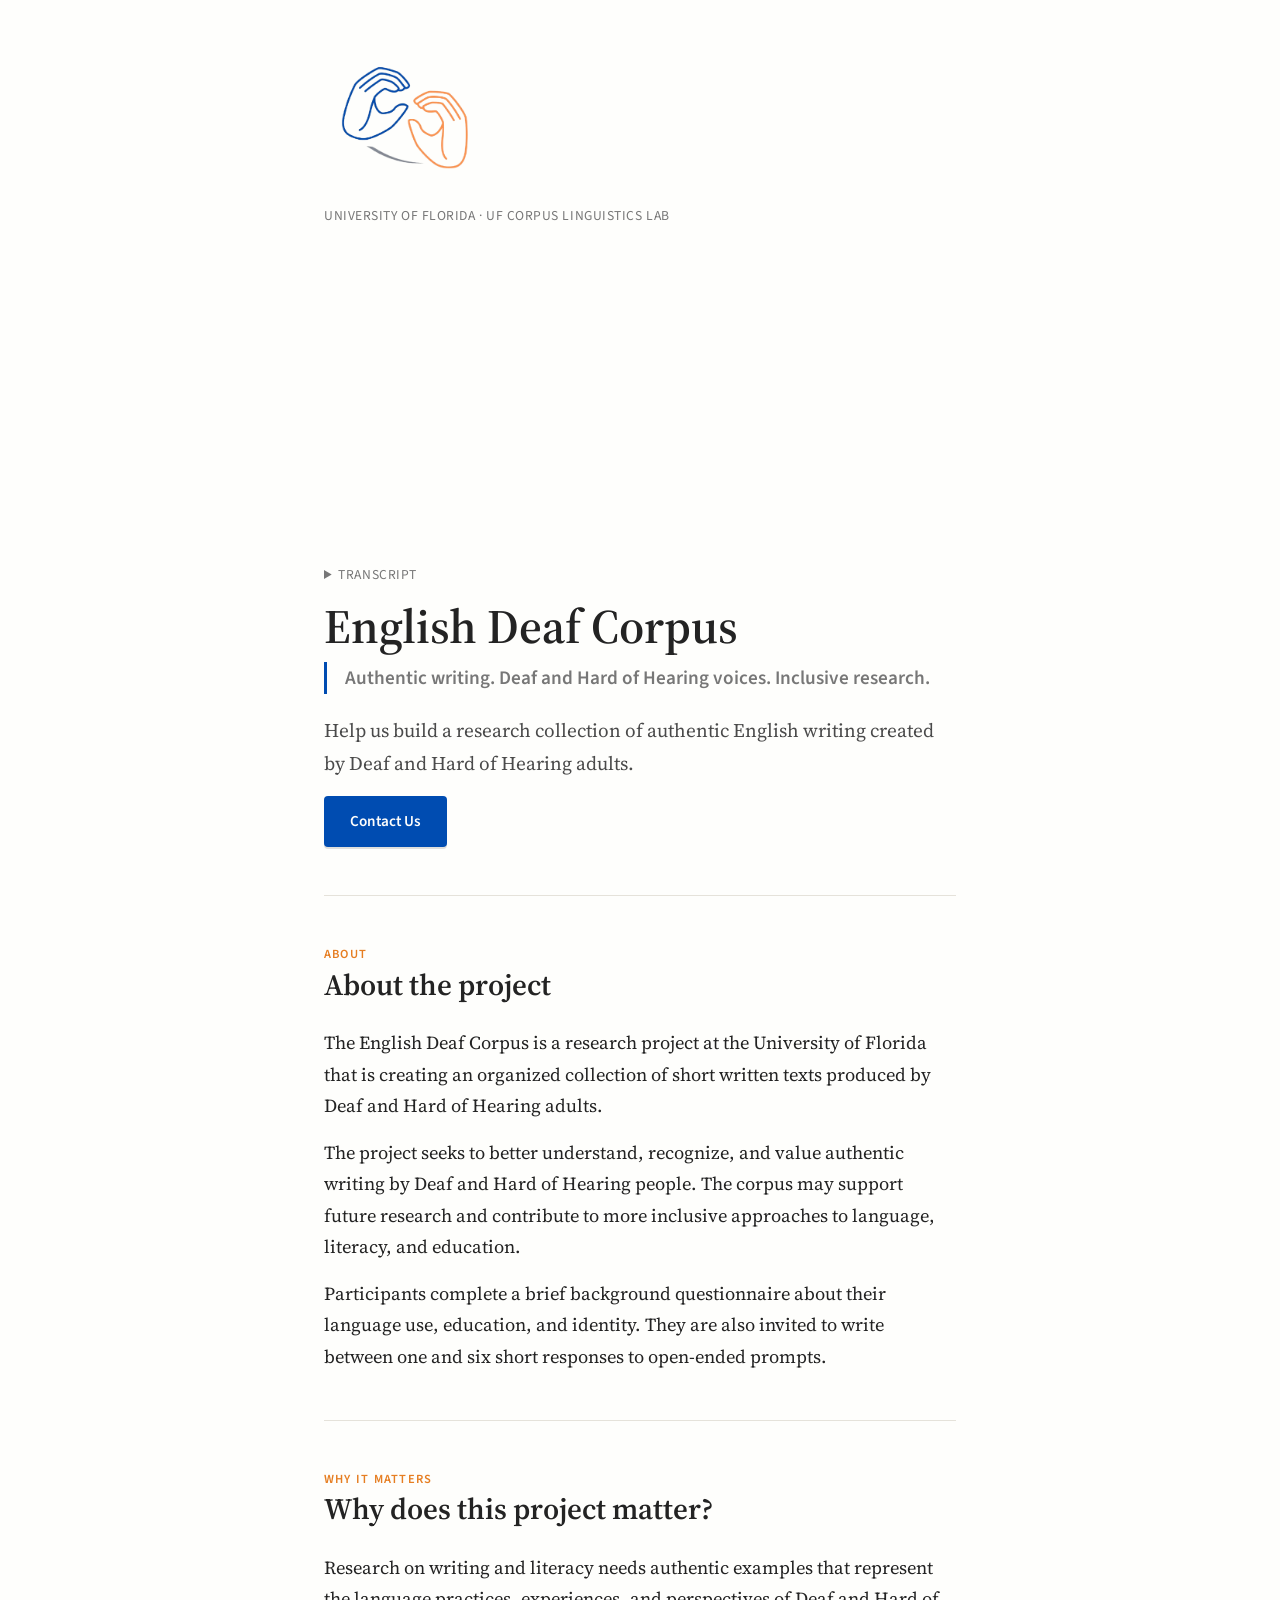
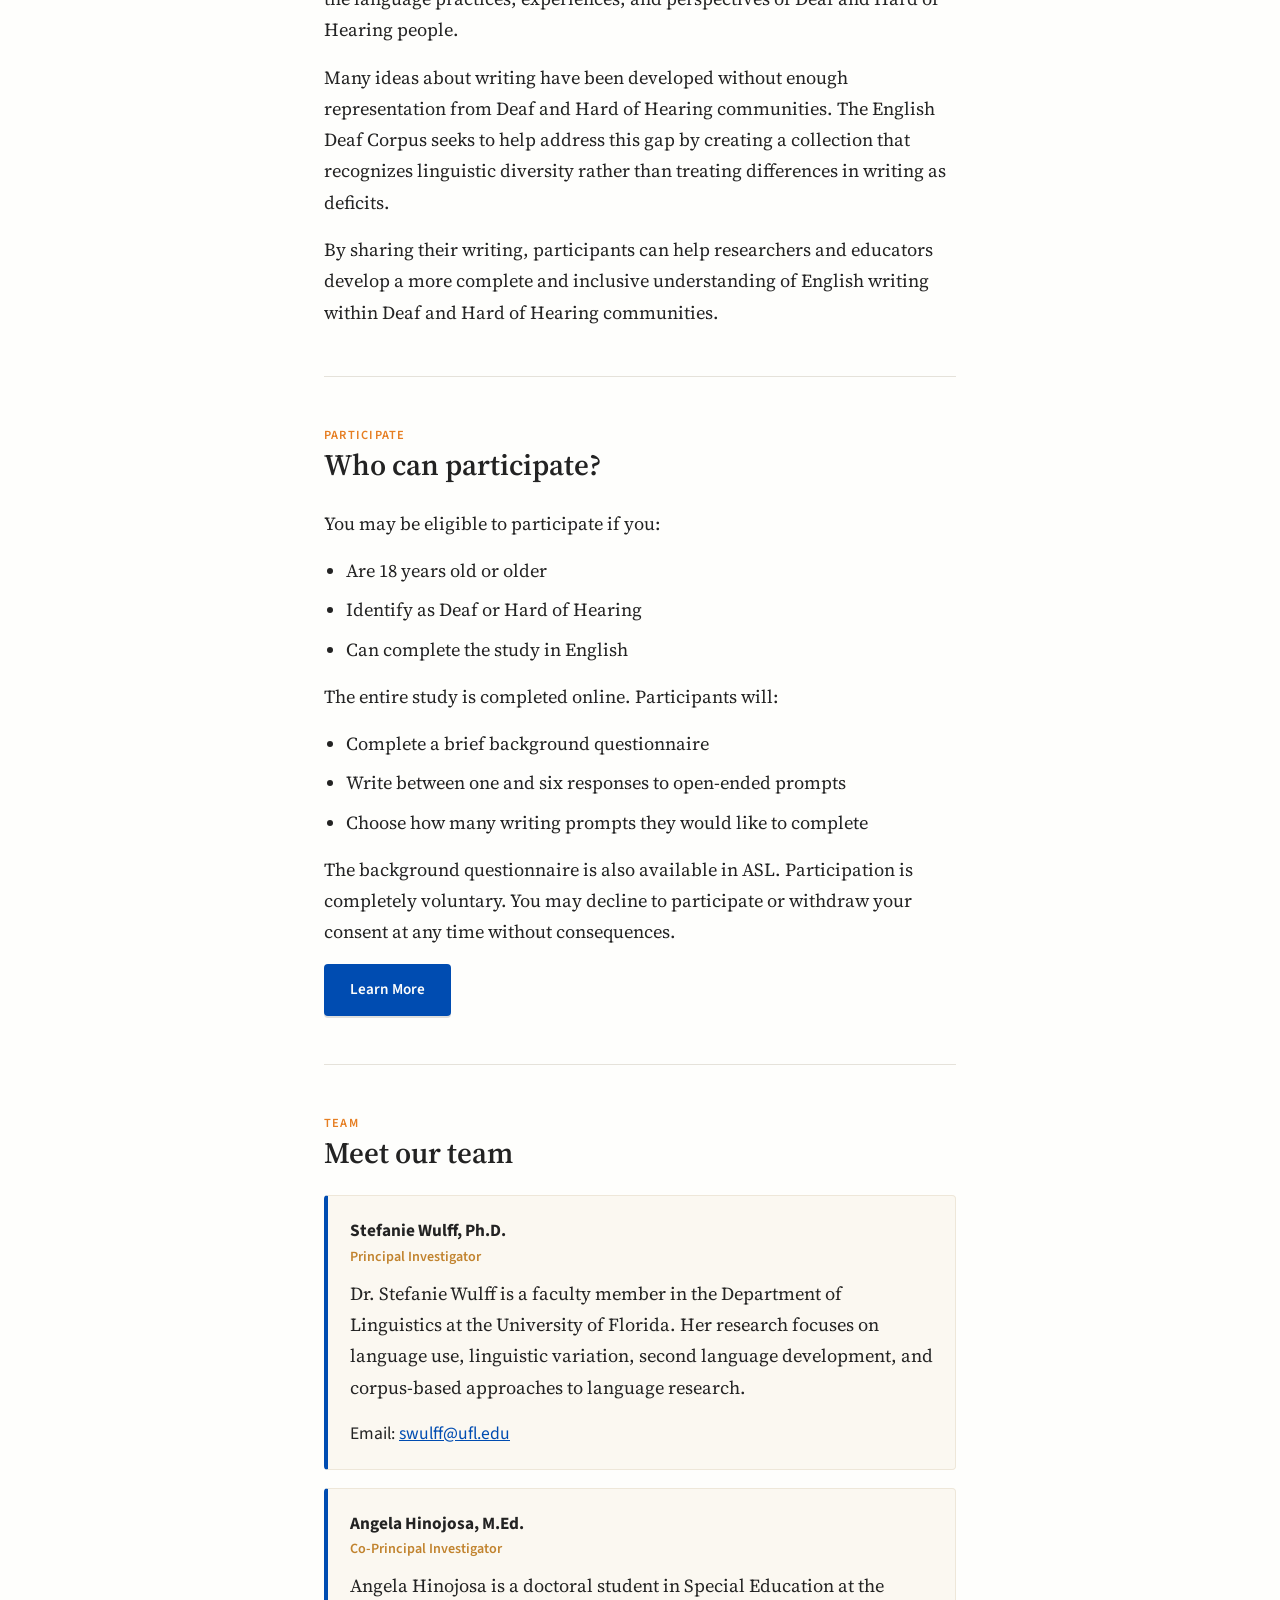
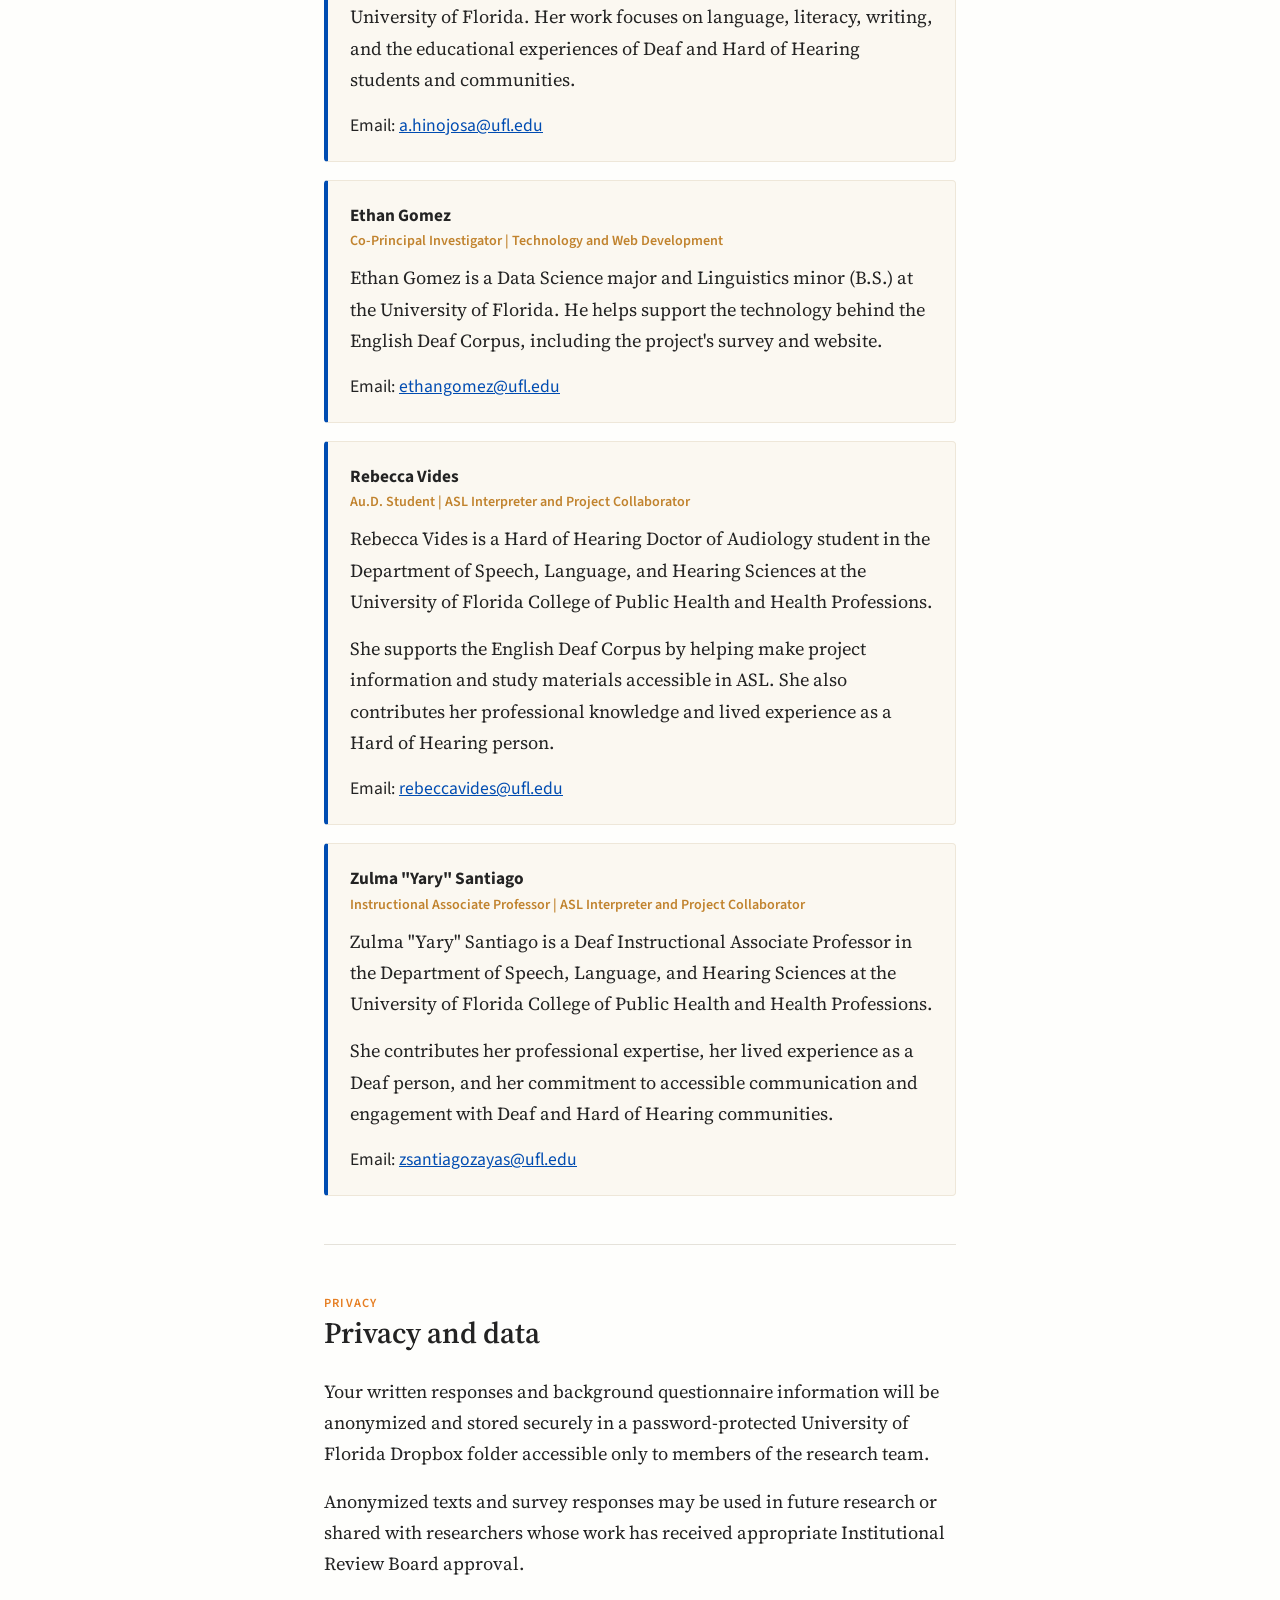
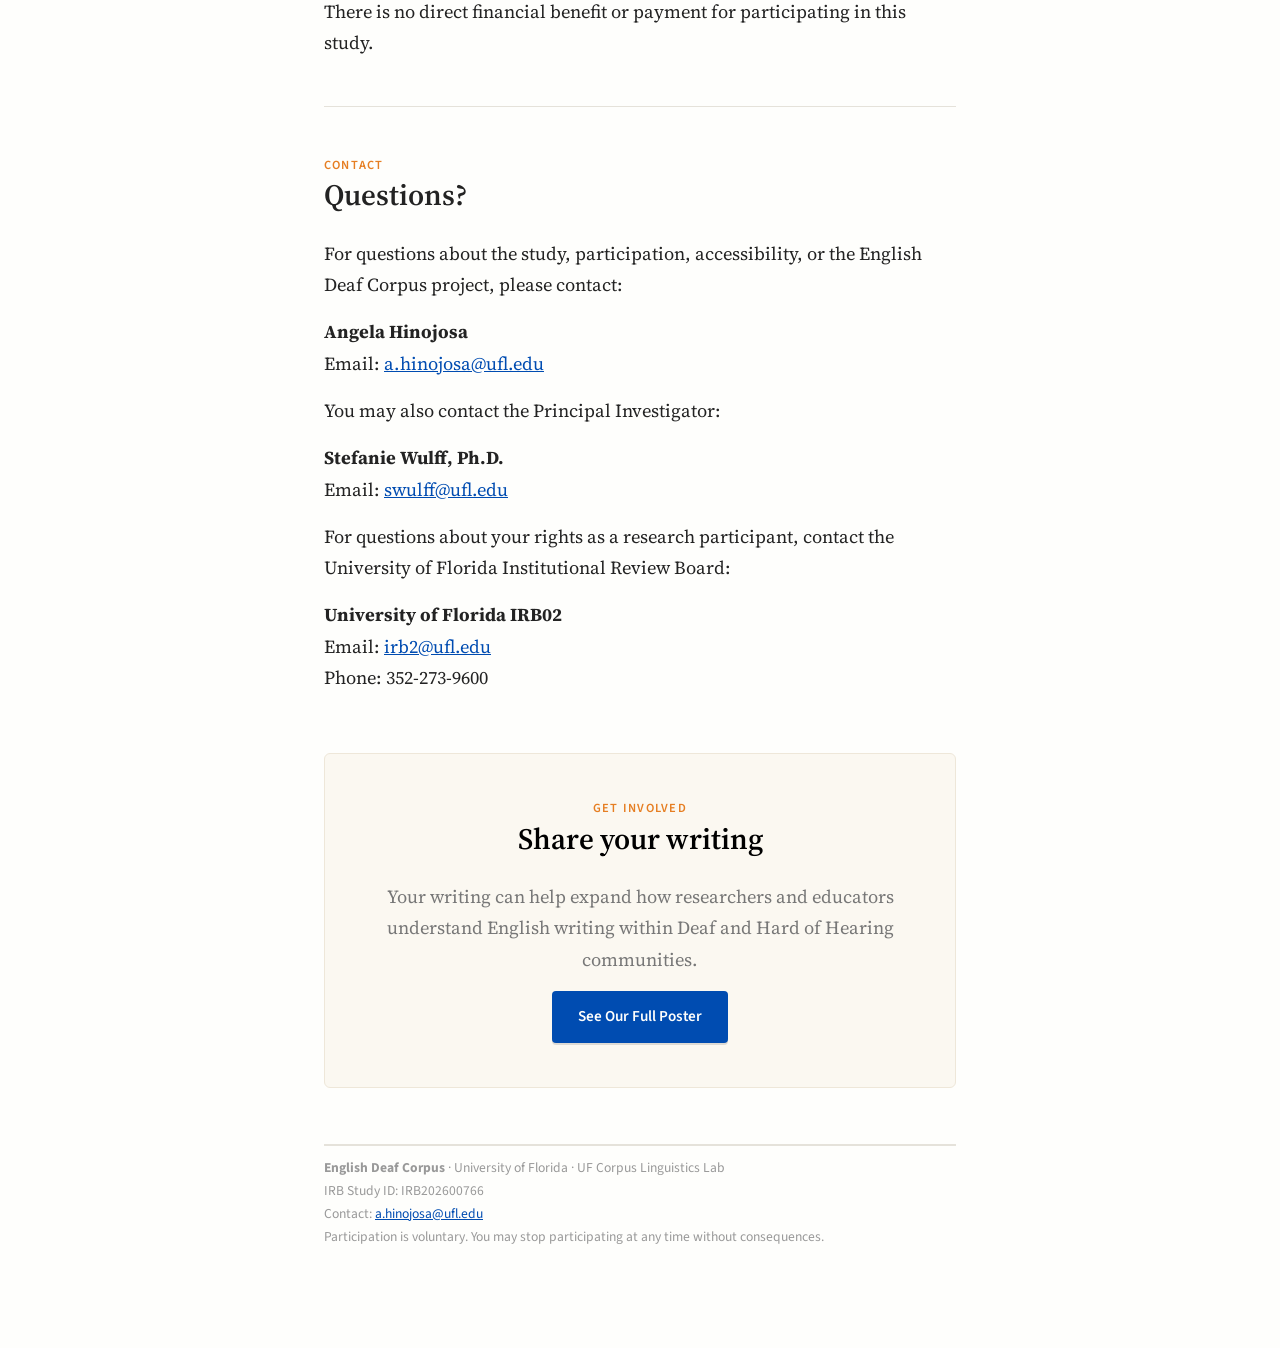
<file: indexOLD.html>
<!DOCTYPE html>
<html lang="en">
<head>
<meta charset="UTF-8">
<meta name="viewport" content="width=device-width, initial-scale=1.0">
<link rel="icon" type="image/x-icon" href="images/favicon.png">
<title>English Deaf Corpus · A Corpus Linguistics Project</title>
<link rel="preconnect" href="https://fonts.googleapis.com">
<link rel="preconnect" href="https://fonts.gstatic.com" crossorigin>
<link href="https://fonts.googleapis.com/css2?family=Source+Serif+4:opsz,wght@8..60,400;8..60,600&family=Source+Sans+3:wght@400;600&display=swap" rel="stylesheet">
<link rel="stylesheet" href="css/style.css">
</head>
<body>
<div class="page">

  <!-- Hello to whoever is looking at the code -->

  <header class="title-block">
    <div class="logo-spot">

      <img src="images/logo.png" alt="EDC logo">

    </div>

    <div class="kicker">University of Florida · UF Corpus Linguistics Lab</div>

    <iframe 
      width="560" 
      height="315" 
      src="https://www.youtube.com/embed/6B-E9YvpPK0" 
      frameborder="0" 
      allow="clipboard-write; encrypted-media; picture-in-picture; web-share"
      referrerpolicy="strict-origin-when-cross-origin"
      allowfullscreen>
    </iframe>

    <details class="kicker">
      <summary>Transcript</summary>
      
      <p>
        Hello! Welcome to the English Deaf Corpus.<br><br>

        My name is Zulma Santiago. I am a Deaf faculty member at the University of Florida and a collaborator on this research project.
        Our goal is to collect authentic English writing from diverse Deaf and Hard of Hearing adults. Your writing can help researchers and educators better understand and value the different ways our communities use English—not as deficits, but as linguistic diversity.<br><br>

        You may participate if you are 18 or older, identify as Deaf or Hard of Hearing, and can complete the study in English. Participation is online and includes a short background questionnaire and one to six writing prompts.<br><br>

        Participation is voluntary, and your information will be anonymized and stored securely.<br><br>

        Your writing matters. Click the participation link to learn more. Thank you!
      </p>
    </details>

    <h1>English Deaf Corpus</h1>

     <p class="tagline">Authentic writing. Deaf and Hard of Hearing voices. Inclusive research.</p>
    
    <p class="intro">Help us build a research collection of authentic English writing created by Deaf and Hard of Hearing adults.</p>

    <a class="btn" onClick="document.getElementById('contact-us').scrollIntoView();">Contact Us</a>

    <!-- <p class="fine-print">Participation is voluntary and fully online.</p> -->

  </header>

  <section>
    <span class="eyebrow">About</span>
    <h2>About the project</h2>
    <p>The English Deaf Corpus is a research project at the University of Florida that is creating an organized collection of short written texts produced by Deaf and Hard of Hearing adults.</p>
    <p>The project seeks to better understand, recognize, and value authentic writing by Deaf and Hard of Hearing people. The corpus may support future research and contribute to more inclusive approaches to language, literacy, and education.</p>
    <p>Participants complete a brief background questionnaire about their language use, education, and identity. They are also invited to write between one and six short responses to open-ended prompts.</p>
  </section>

 <section>
    <span class="eyebrow">Why it matters</span>
    <h2>Why does this project matter?</h2>
    <p>Research on writing and literacy needs authentic examples that represent the language practices, experiences, and perspectives of Deaf and Hard of Hearing people.</p>
    <p>Many ideas about writing have been developed without enough representation from Deaf and Hard of Hearing communities. The English Deaf Corpus seeks to help address this gap by creating a collection that recognizes linguistic diversity rather than treating differences in writing as deficits.</p>
    <p>By sharing their writing, participants can help researchers and educators develop a more complete and inclusive understanding of English writing within Deaf and Hard of Hearing communities.</p>
  </section>

<section>
    <span class="eyebrow">Participate</span>
    <h2>Who can participate?</h2>
    <p>You may be eligible to participate if you:</p>
    <ul>
      <li>Are 18 years old or older</li>
      <li>Identify as Deaf or Hard of Hearing</li>
      <li>Can complete the study in English</li>
    </ul>
    <p>The entire study is completed online. Participants will:</p>
    <ul>
      <li>Complete a brief background questionnaire</li>
      <li>Write between one and six responses to open-ended prompts</li>
      <li>Choose how many writing prompts they would like to complete</li>
    </ul>
    <p>The background questionnaire is also available in ASL. Participation is completely voluntary. You may decline to participate or withdraw your consent at any time without consequences.</p>
    <a class="btn" href="poster.pdf">Learn More</a>
  </section>

  <section>
    <span class="eyebrow">Team</span>
    <h2>Meet our team</h2>
    <div class="team-member">
      <div class="name">Stefanie Wulff, Ph.D.</div>
      <div class="role">Principal Investigator</div>
      <p>Dr. Stefanie Wulff is a faculty member in the Department of Linguistics at the University of Florida. Her research focuses on language use, linguistic variation, second language development, and corpus-based approaches to language research.</p>
      <p class="contact-line">Email: <a href="mailto:swulff@ufl.edu">swulff@ufl.edu</a></p>
    </div>
    <div class="team-member">
      <div class="name">Angela Hinojosa, M.Ed.</div>
      <div class="role">Co-Principal Investigator</div>
      <p>Angela Hinojosa is a doctoral student in Special Education at the University of Florida. Her work focuses on language, literacy, writing, and the educational experiences of Deaf and Hard of Hearing students and communities.</p>
      <p class="contact-line">Email: <a href="mailto:a.hinojosa@ufl.edu">a.hinojosa@ufl.edu</a></p>
    </div>
    <div class="team-member">
      <div class="name">Ethan Gomez</div>
      <div class="role">Co-Principal Investigator | Technology and Web Development</div>
      <p>Ethan Gomez is a Data Science major and Linguistics minor (B.S.) at the University of Florida. He helps support the technology behind the English Deaf Corpus, including the project's survey and website.</p>
      <p class="contact-line">Email: <a href="mailto:ethangomez@ufl.edu">ethangomez@ufl.edu</a></p>
    </div>
    <div class="team-member">
      <div class="name">Rebecca Vides</div>
      <div class="role">Au.D. Student | ASL Interpreter and Project Collaborator</div>
      <p>Rebecca Vides is a Hard of Hearing Doctor of Audiology student in the Department of Speech, Language, and Hearing Sciences at the University of Florida College of Public Health and Health Professions.</p>
      <p>She supports the English Deaf Corpus by helping make project information and study materials accessible in ASL. She also contributes her professional knowledge and lived experience as a Hard of Hearing person.</p>
      <p class="contact-line">Email: <a href="mailto:rebeccavides@ufl.edu">rebeccavides@ufl.edu</a></p>
    </div>
    <div class="team-member">
      <div class="name">Zulma "Yary" Santiago</div>
      <div class="role">Instructional Associate Professor | ASL Interpreter and Project Collaborator</div>
      <p>Zulma "Yary" Santiago is a Deaf Instructional Associate Professor in the Department of Speech, Language, and Hearing Sciences at the University of Florida College of Public Health and Health Professions.</p>
      <p>She contributes her professional expertise, her lived experience as a Deaf person, and her commitment to accessible communication and engagement with Deaf and Hard of Hearing communities.</p>
      <p class="contact-line">Email: <a href="mailto:zsantiagozayas@ufl.edu">zsantiagozayas@ufl.edu</a></p>
    </div>
  </section>

  <section>
    <span class="eyebrow">Privacy</span>
    <h2>Privacy and data</h2>
    <p>Your written responses and background questionnaire information will be anonymized and stored securely in a password-protected University of Florida Dropbox folder accessible only to members of the research team.</p>
    <p>Anonymized texts and survey responses may be used in future research or shared with researchers whose work has received appropriate Institutional Review Board approval.</p>
    <p>There is no direct financial benefit or payment for participating in this study.</p>
  </section>

  <section id="contact-us">
    <span class="eyebrow">Contact</span>
    <h2>Questions?</h2>
    <p>For questions about the study, participation, accessibility, or the English Deaf Corpus project, please contact:</p>
    <p><strong>Angela Hinojosa</strong><br>Email: <a href="mailto:a.hinojosa@ufl.edu">a.hinojosa@ufl.edu</a></p>
    <p>You may also contact the Principal Investigator:</p>
    <p><strong>Stefanie Wulff, Ph.D.</strong><br>Email: <a href="mailto:swulff@ufl.edu">swulff@ufl.edu</a></p>
    <p>For questions about your rights as a research participant, contact the University of Florida Institutional Review Board:</p>
    <p><strong>University of Florida IRB02</strong><br>Email: <a href="mailto:irb2@ufl.edu">irb2@ufl.edu</a><br>Phone: 352-273-9600</p>
  </section>

  <!--
  <section class="final-cta">
    <h2>Share your writing</h2>
    <p>Your writing can help expand how researchers and educators understand English writing within Deaf and Hard of Hearing communities.</p>
    <a class="btn" href="#">Participate in the English Deaf Corpus</a>
    <p class="fine-print">Participation is voluntary and fully online.</p>
  </section> -->

  <section class="final-cta">
    <span class="eyebrow">Get involved</span>
    <h2 class="better-h2">Share your writing</h2>
    <p>Your writing can help expand how researchers and educators understand English writing within Deaf and Hard of Hearing communities.</p>
    <a class="btn" href="poster.pdf">See Our Full Poster</a>
    <!-- <p class="fine-print">Participation is voluntary and fully online.</p> -->
  </section>

  <footer>
    <strong>English Deaf Corpus</strong> · University of Florida · UF Corpus Linguistics Lab<br>
    IRB Study ID: IRB202600766<br>
    Contact: <a href="mailto:a.hinojosa@ufl.edu">a.hinojosa@ufl.edu</a><br>
    Participation is voluntary. You may stop participating at any time without consequences.
  </footer>

</div>
</body>
</html>
</file>
<file: css/style.css>
* { box-sizing: border-box; }

  body {
    margin: 0;
    background: #FEFEFC;
    color: #232323;
    font-family: 'Source Serif 4', Georgia, serif;
    font-size: 1.15rem;
    line-height: 1.7;
  }

  .page {
    max-width: 680px;
    margin: 0 auto;
    padding: 64px 24px 100px;
  }

  header.title-block {
    margin-bottom: 32px;
  }

  .logo-spot {
    margin-bottom: 28px;
  }
  .logo-spot img {
    max-height: 112px;/*56px; */
    max-width: 440px;/* 220px; */
    display: block;
  }

  .logo-placeholder {
    display: inline-flex;
    align-items: center;
    justify-content: center;
    height: 56px;
    width: 160px;
    border: 1px dashed #ccc;
    font-family: 'Source Sans 3', sans-serif;
    font-size: 0.75rem;
    color: #999;
    text-transform: uppercase;
    letter-spacing: 0.04em;
  }

  .kicker {
    font-family: 'Source Sans 3', sans-serif;
    font-size: 0.85rem;
    letter-spacing: 0.04em;
    text-transform: uppercase;
    color: #777;
    margin-bottom: 12px;
  }

  .tagline {
    position: relative;
    font-family: 'Source Sans 3', sans-serif;
    font-weight: 600;
    font-size: 1.2rem;
    color: #777;
    margin: 0 0 20px;
    padding-left: 18px;
    border-left: 3px solid #004CB1;
  }

  .fine-print {
    font-family: 'Source Sans 3', sans-serif;
    font-size: 0.85rem;
    color: #888;
    margin-top: 0;/* 10px; */
  }

  h1 {
    font-size: clamp(2.1rem, 5vw, 3rem);
    font-weight: 600;
    line-height: 1.15;
    margin: 0 0 8px;
  }

  .intro {
    font-size: 1.2rem;
    color: #4a4a4a;
  }

  h2 {
    font-size: 1.85rem;
    font-weight: 600;
    line-height: 1.25;
    /* margin: 56px 0 12px; */
    /* padding-top: 28px; */
    /* border-top: 1px solid #e5e2da; */
    margin-top: 0;
  }

  p { margin: 0 0 16px; }

  ul { margin: 0 0 16px; padding-left: 22px; }
  li { margin-bottom: 8px; }

  .team-member {
    background: #FBF8F1;
    border: 1px solid #eee7d9;
    border-left: 4px solid #004CB1;
    border-radius: 4px;
    padding: 20px 22px;
    margin-bottom: 18px;
  }
  .team-member .name {
    font-family: 'Source Sans 3', sans-serif;
    font-weight: 700;
    font-size: 1.08rem;
  }
  .team-member .role {
    font-family: 'Source Sans 3', sans-serif;
    font-size: 0.88rem;
    color: #C1832E; /* #C1832E; */
    font-weight: 600;
    margin-bottom: 8px;
  }
  .team-member p:last-child { margin-bottom: 0; }

  .contact-line {
    font-family: 'Source Sans 3', sans-serif;
    font-size: 1.1rem;
  }

  .btn {
    display: inline-block;
    font-family: 'Source Sans 3', sans-serif;
    font-weight: 600;
    font-size: 0.95rem;
    text-decoration: none;
    color: #FEFEFC;
    /* background: #2F5C56; */
    background: #004CB1;
    padding: 13px 26px;
    border-radius: 4px;
    /* margin-top: 8px; */
    margin: 0 auto;
    box-shadow: 0 2px 0 rgba(0,0,0,0.12);
    transition: transform 0.12s ease, box-shadow 0.12s ease, background 0.12s ease;
  }
  .btn:hover {
    background: #004299; /* #234742; */
    transform: translateY(-1px);
    box-shadow: 0 4px 8px rgba(47,92,86,0.25);
  }

  footer {
    margin-top: 56px;
    padding-top: 10px;
    border-top: 2px solid #e5e2da; /* #e5e2da; */
    font-family: 'Source Sans 3', sans-serif;
    font-size: 0.85rem;
    color: #999;
  }

  a {
    color: #004CB1;
    margin-bottom: 0px;
  }

  .final-cta {
    text-align: center;
    background: #FBF8F1;
    color: #f2efe8;
    border-radius: 6px;
    padding: 44px 32px;
    margin-top: 60px;
    border: 1px solid #eee7d9;
  }
  .final-cta .eyebrow { 
    color: #E67E22; 
    border-top: 0;
    margin-top: 0;
  }
  .final-cta h2 { color: black; }
  .final-cta p { color: #777; }
  /*.final-cta .btn { background: #C1832E; box-shadow: 0 2px 0 rgba(0,0,0,0.2); }
  .final-cta .btn:hover { background: #a86f26; } */
  .final-cta .fine-print { color: #9aa39f; }

  .better-h2 {
    border-top: 0;
    margin-top: 0;
  }

  .eyebrow {
    display: block;
    font-family: 'Source Sans 3', sans-serif;
    font-size: 0.78rem;
    font-weight: 600;
    letter-spacing: 0.1em;
    text-transform: uppercase;
    color: #E67E22;
    margin-top: 48px;
    /* margin-bottom: 8px; */
  }

  section {
    border-top: 1px solid #e5e2da;
    margin-top: 48px;
  }
</file>
